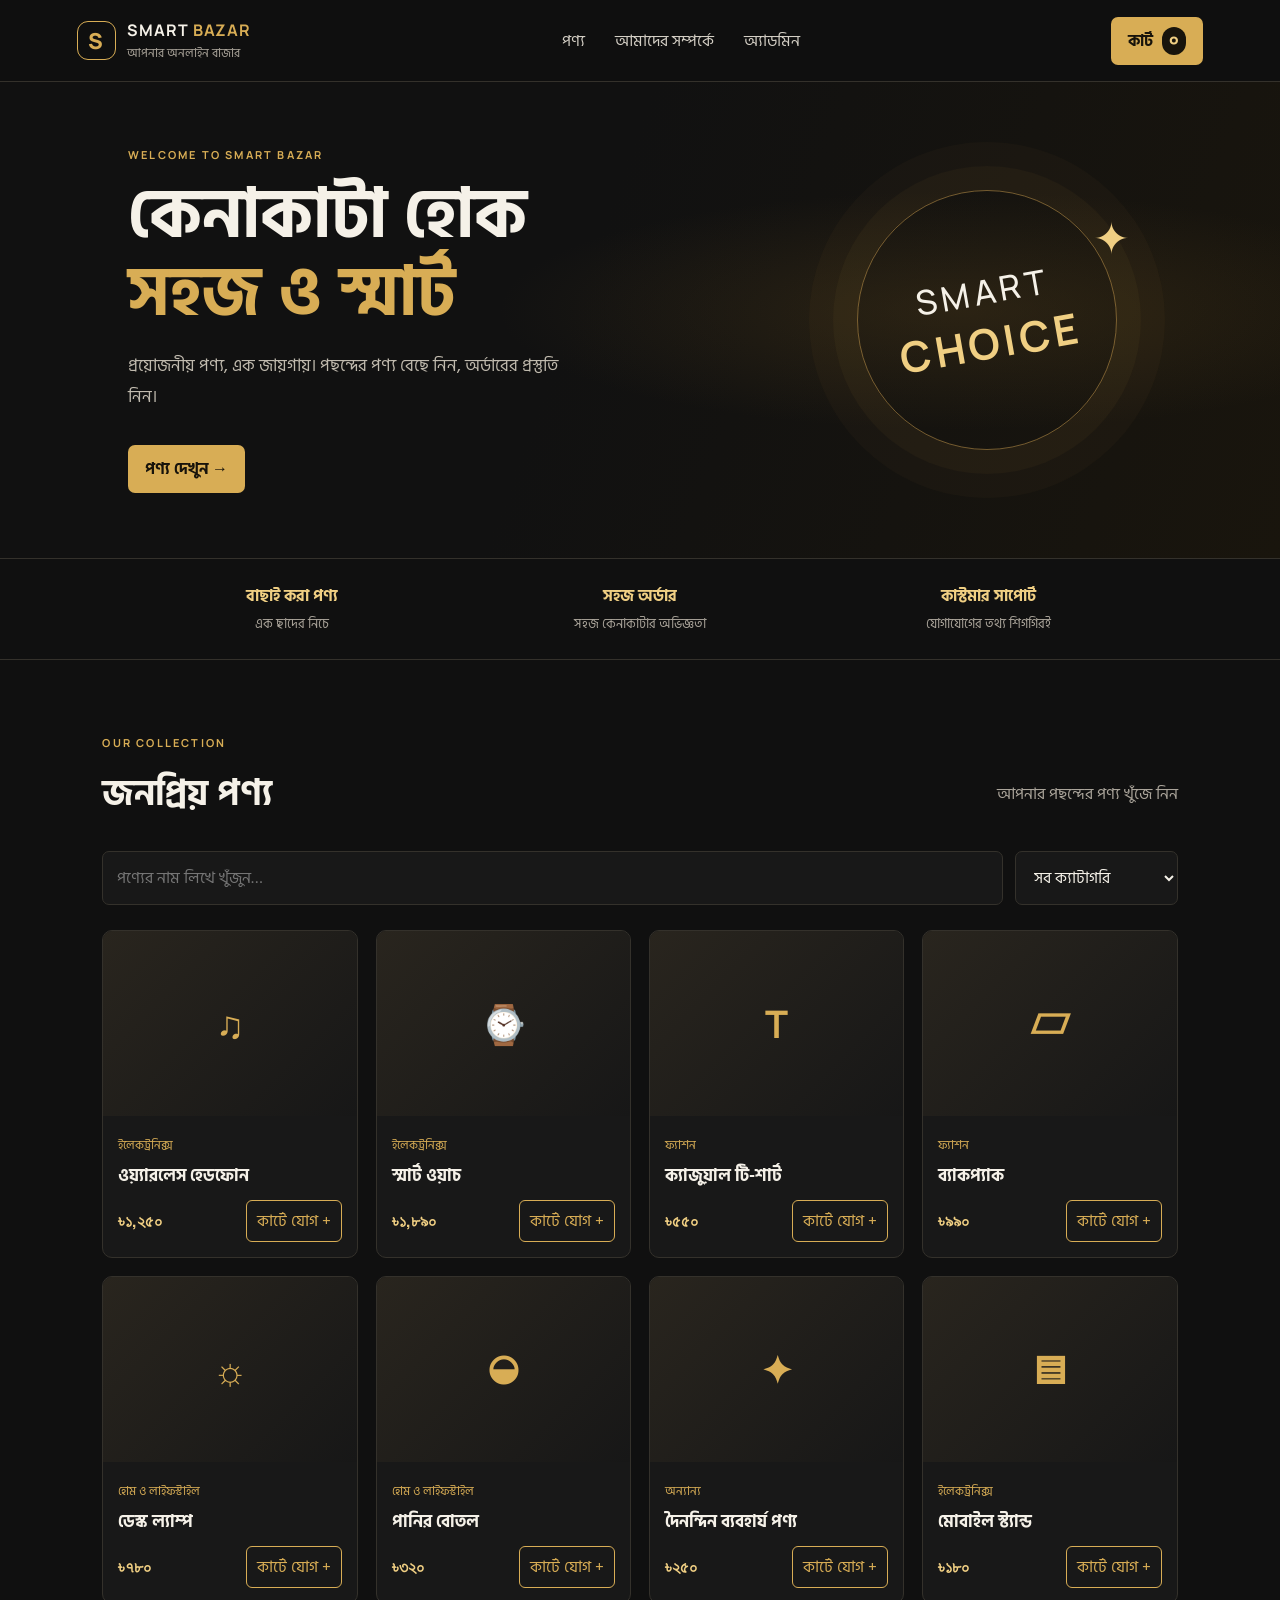
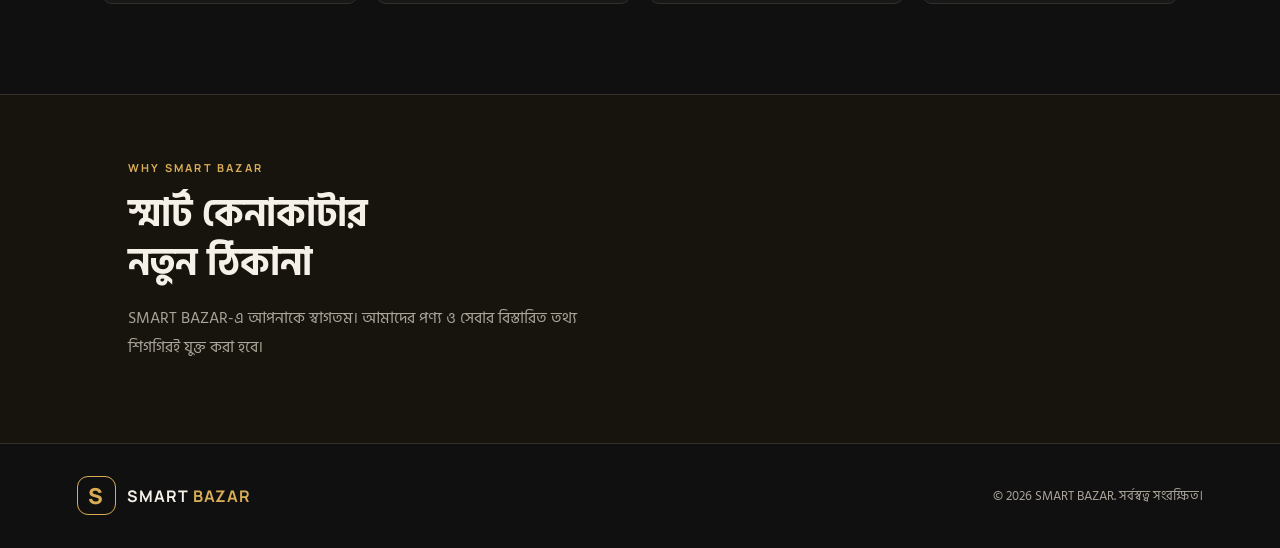
<file: index.html>
<!doctype html>
<html lang="bn"><head><meta charset="UTF-8"><meta name="viewport" content="width=device-width, initial-scale=1"><meta name="theme-color" content="#101010"><title>SMART BAZAR | অনলাইন শপ</title><link rel="stylesheet" href="/styles.css"></head><body>
<header class="topbar"><a class="brand" href="/"><span class="brand-mark">S</span><span>SMART <b>BAZAR</b><small>আপনার অনলাইন বাজার</small></span></a><nav><a href="#products">পণ্য</a><a href="#about">আমাদের সম্পর্কে</a><a href="/admin.html">অ্যাডমিন</a></nav><button class="cart-button" id="cart-open">কার্ট <span id="cart-count">0</span></button></header>
<main><section class="hero"><div class="hero-copy"><p class="eyebrow">WELCOME TO SMART BAZAR</p><h1>কেনাকাটা হোক<br><em>সহজ ও স্মার্ট</em></h1><p>প্রয়োজনীয় পণ্য, এক জায়গায়। পছন্দের পণ্য বেছে নিন, অর্ডারের প্রস্তুতি নিন।</p><a class="primary-link" href="#products">পণ্য দেখুন →</a></div><div class="hero-art"><div class="gold-ring"></div><div class="hero-tag">SMART<br><b>CHOICE</b></div><div class="hero-spark">✦</div></div></section>
<section class="trust-strip"><div><b>বাছাই করা পণ্য</b><span>এক ছাদের নিচে</span></div><div><b>সহজ অর্ডার</b><span>সহজ কেনাকাটার অভিজ্ঞতা</span></div><div><b>কাস্টমার সাপোর্ট</b><span>যোগাযোগের তথ্য শিগগিরই</span></div></section>
<section class="section" id="products"><div class="section-heading"><div><p class="eyebrow">OUR COLLECTION</p><h2>জনপ্রিয় পণ্য</h2></div><p>আপনার পছন্দের পণ্য খুঁজে নিন</p></div><div class="filters"><input id="search" type="search" placeholder="পণ্যের নাম লিখে খুঁজুন…" aria-label="পণ্য খুঁজুন"><select id="category" aria-label="ক্যাটাগরি"><option value="সব">সব ক্যাটাগরি</option><option>ইলেকট্রনিক্স</option><option>ফ্যাশন</option><option>হোম ও লাইফস্টাইল</option><option>অন্যান্য</option></select></div><div class="product-grid" id="product-grid"><div class="loading">পণ্য লোড হচ্ছে…</div></div></section><section class="about" id="about"><p class="eyebrow">WHY SMART BAZAR</p><h2>স্মার্ট কেনাকাটার<br>নতুন ঠিকানা</h2><p>SMART BAZAR-এ আপনাকে স্বাগতম। আমাদের পণ্য ও সেবার বিস্তারিত তথ্য শিগগিরই যুক্ত করা হবে।</p></section></main>
<footer><a class="brand" href="/"><span class="brand-mark">S</span><span>SMART <b>BAZAR</b></span></a><p>© <span id="year"></span> SMART BAZAR. সর্বস্বত্ব সংরক্ষিত।</p></footer><div class="drawer-backdrop" id="drawer-backdrop"></div><aside class="cart-drawer" id="cart-drawer" aria-label="শপিং কার্ট" aria-hidden="true"><div class="drawer-head"><h2>আপনার কার্ট</h2><button id="cart-close" class="icon-button" aria-label="বন্ধ করুন">×</button></div><div id="cart-items" class="cart-items"></div><div class="cart-bottom"><div class="total-line"><span>মোট</span><b id="cart-total">৳০</b></div><button id="checkout" class="primary-button" disabled>অর্ডার প্রক্রিয়া</button><p class="small-note">অনলাইন অর্ডার শিগগিরই চালু হবে।</p></div></aside><div class="notice" id="notice" role="status"></div><script src="/config.js"></script><script src="/app.js"></script></body></html>
</file>
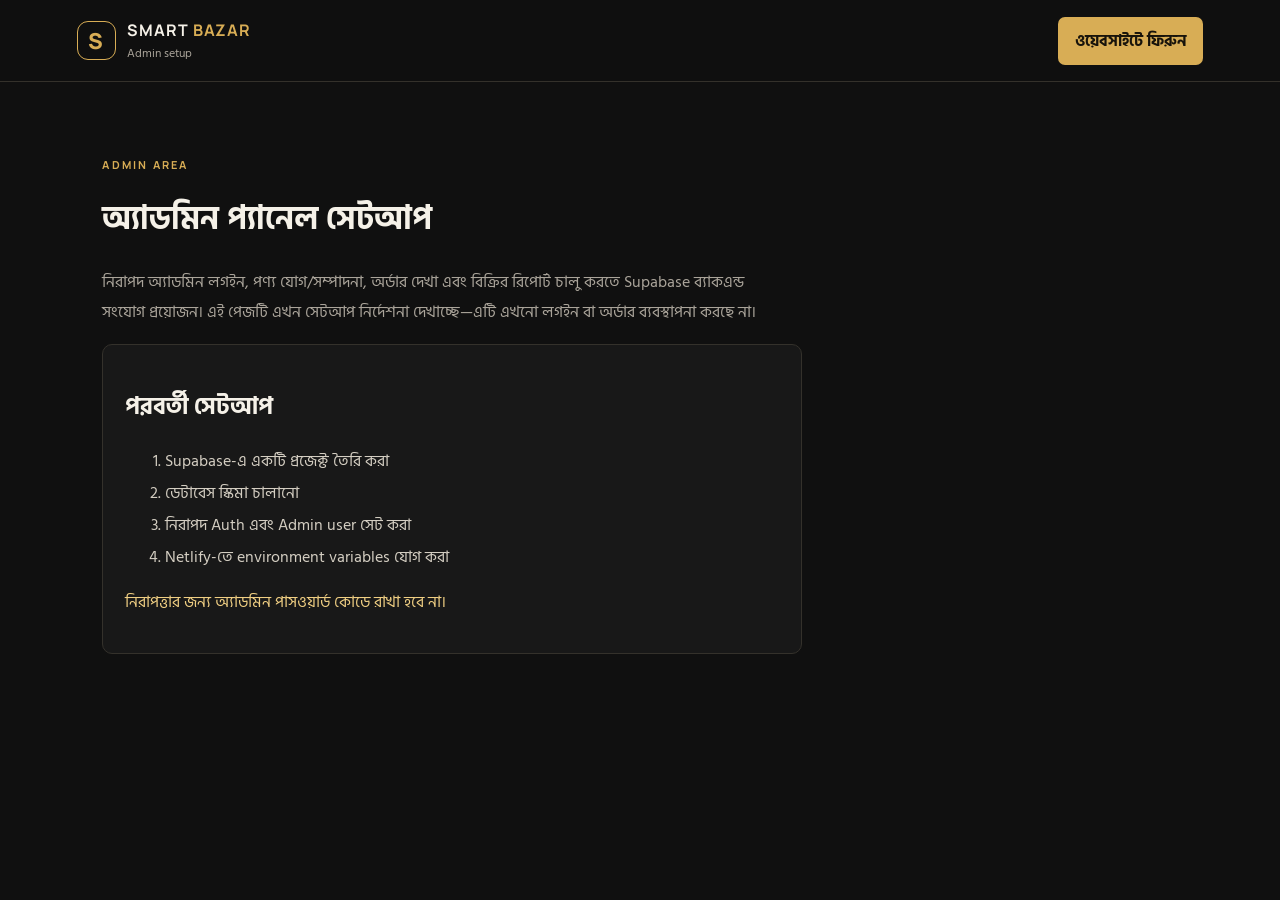
<file: admin.html>
<!doctype html><html lang="bn"><head><meta charset="utf-8"><meta name="viewport" content="width=device-width,initial-scale=1"><title>SMART BAZAR | Admin setup</title><link rel="stylesheet" href="/styles.css"></head><body><header class="topbar"><a class="brand" href="/"><span class="brand-mark">S</span><span>SMART <b>BAZAR</b><small>Admin setup</small></span></a><a class="cart-button" href="/">ওয়েবসাইটে ফিরুন</a></header><main class="section"><p class="eyebrow">ADMIN AREA</p><h1>অ্যাডমিন প্যানেল সেটআপ</h1><p style="color:var(--muted);max-width:680px;line-height:1.9">নিরাপদ অ্যাডমিন লগইন, পণ্য যোগ/সম্পাদনা, অর্ডার দেখা এবং বিক্রির রিপোর্ট চালু করতে Supabase ব্যাকএন্ড সংযোগ প্রয়োজন। এই পেজটি এখন সেটআপ নির্দেশনা দেখাচ্ছে—এটি এখনো লগইন বা অর্ডার ব্যবস্থাপনা করছে না।</p><div class="product-card" style="padding:22px;max-width:700px"><h2>পরবর্তী সেটআপ</h2><ol style="line-height:2;color:#d4cec2"><li>Supabase-এ একটি প্রজেক্ট তৈরি করা</li><li>ডেটাবেস স্কিমা চালানো</li><li>নিরাপদ Auth এবং Admin user সেট করা</li><li>Netlify-তে environment variables যোগ করা</li></ol><p style="color:var(--gold2)">নিরাপত্তার জন্য অ্যাডমিন পাসওয়ার্ড কোডে রাখা হবে না।</p></div></main></body></html>
</file>
<file: styles.css>
@import url('https://fonts.googleapis.com/css2?family=Hind+Siliguri:wght@400;500;600;700&family=Manrope:wght@400;500;600;700;800&display=swap');
:root{--bg:#101010;--panel:#181818;--gold:#d8ad55;--gold2:#f0cf83;--text:#f5f1e8;--muted:#aaa49a;--line:#34312b}*{box-sizing:border-box}html{scroll-behavior:smooth}body{margin:0;background:var(--bg);color:var(--text);font-family:'Hind Siliguri',sans-serif}a{color:inherit;text-decoration:none}.topbar{height:82px;padding:0 clamp(20px,6vw,88px);display:flex;align-items:center;justify-content:space-between;border-bottom:1px solid var(--line);position:sticky;top:0;background:#101010ed;z-index:5}.brand{display:flex;align-items:center;gap:11px;font:700 16px Manrope,sans-serif;letter-spacing:.06em}.brand b{color:var(--gold)}.brand small{display:block;color:var(--muted);font:12px 'Hind Siliguri';letter-spacing:0;margin-top:3px}.brand-mark{display:grid;place-items:center;width:39px;height:39px;border:1px solid var(--gold);color:var(--gold);font:800 22px Manrope;border-radius:11px}.topbar nav{display:flex;gap:30px;color:#d3cec4}.topbar nav a:hover{color:var(--gold)}button{font:inherit;cursor:pointer}.cart-button,.primary-button,.primary-link{background:var(--gold);color:#17130b;border:0;border-radius:7px;padding:11px 17px;font-weight:700}.cart-button span{background:#18140c;color:var(--gold2);padding:1px 7px;border-radius:20px;margin-left:5px}.hero{min-height:440px;padding:65px clamp(24px,10vw,150px);display:flex;align-items:center;justify-content:space-between;overflow:hidden;background:radial-gradient(ellipse at 75% 48%,#59431c55,transparent 34%),linear-gradient(110deg,#111 45%,#19150d)}.hero-copy{max-width:520px;position:relative;z-index:1}.eyebrow{font:700 11px Manrope,sans-serif;letter-spacing:.2em;color:var(--gold);margin:0 0 15px}.hero h1{font-size:clamp(42px,6vw,68px);line-height:1.15;margin:0 0 18px}.hero h1 em{font-style:normal;color:var(--gold)}.hero-copy>p:not(.eyebrow){color:#c0baae;max-width:430px;font-size:17px;line-height:1.8}.primary-link{display:inline-block;margin-top:15px}.hero-art{width:330px;height:300px;position:relative;display:grid;place-items:center}.gold-ring{width:260px;height:260px;border:1px solid #c99c4e88;border-radius:50%;box-shadow:0 0 0 24px #d5a74b0b,0 0 0 48px #d5a74b08}.hero-tag{position:absolute;font:500 34px Manrope;letter-spacing:.12em;text-align:center;transform:rotate(-10deg)}.hero-tag b{color:var(--gold2);font-size:42px}.hero-spark{position:absolute;color:var(--gold2);font-size:44px;right:22px;top:35px}.trust-strip{display:grid;grid-template-columns:repeat(3,1fr);padding:24px clamp(24px,10vw,150px);border-block:1px solid var(--line);gap:20px}.trust-strip div{display:flex;flex-direction:column;align-items:center;gap:4px}.trust-strip b{color:var(--gold2)}.trust-strip span{font-size:13px;color:var(--muted)}.section{padding:75px clamp(22px,8vw,115px) 90px}.section-heading{display:flex;align-items:end;justify-content:space-between;margin-bottom:28px}.section-heading h2,.about h2{font-size:36px;margin:0}.section-heading>p{color:var(--muted)}.filters{display:flex;gap:12px;margin-bottom:25px}.filters input,.filters select{background:var(--panel);border:1px solid var(--line);color:var(--text);border-radius:7px;padding:12px 14px;font:inherit}.filters input{flex:1;min-width:0}.product-grid{display:grid;grid-template-columns:repeat(4,minmax(0,1fr));gap:18px}.product-card{background:var(--panel);border:1px solid var(--line);border-radius:10px;overflow:hidden}.product-image{height:185px;background:linear-gradient(135deg,#29251e,#171717);display:grid;place-items:center;color:var(--gold);font:700 38px Manrope}.product-image img{width:100%;height:100%;object-fit:cover}.product-info{padding:15px}.product-category{color:var(--gold);font-size:12px}.product-info h3{margin:5px 0 10px;font-size:17px}.product-row{display:flex;align-items:center;justify-content:space-between;gap:8px}.price{font:800 17px Manrope;color:var(--gold2)}.add-button{border:1px solid var(--gold);color:var(--gold);background:transparent;border-radius:6px;padding:7px 10px}.add-button:hover{background:var(--gold);color:#111}.loading,.empty{grid-column:1/-1;padding:40px;text-align:center;color:var(--muted);background:var(--panel);border-radius:10px}.about{padding:65px clamp(22px,10vw,150px);background:#17140e;border-top:1px solid var(--line)}.about h2{font-size:38px;line-height:1.3}.about>p:last-child{color:var(--muted);max-width:500px;line-height:1.8}footer{padding:28px clamp(22px,6vw,88px);display:flex;justify-content:space-between;align-items:center;border-top:1px solid var(--line)}footer p{color:var(--muted);font-size:13px}.drawer-backdrop{position:fixed;inset:0;background:#0009;z-index:8;opacity:0;pointer-events:none;transition:.2s}.drawer-backdrop.open{opacity:1;pointer-events:auto}.cart-drawer{position:fixed;right:0;top:0;height:100dvh;width:min(420px,100%);background:#171717;border-left:1px solid var(--line);z-index:9;transform:translateX(105%);transition:.25s;display:flex;flex-direction:column;padding:22px}.cart-drawer.open{transform:translateX(0)}.drawer-head{display:flex;justify-content:space-between;align-items:center;border-bottom:1px solid var(--line)}.drawer-head h2{font-size:22px}.icon-button{background:none;border:0;color:var(--text);font-size:30px}.cart-items{flex:1;overflow:auto;padding:15px 0}.cart-item{display:flex;justify-content:space-between;gap:12px;padding:13px 0;border-bottom:1px solid var(--line)}.cart-item small{display:block;color:var(--muted)}.qty{display:flex;align-items:center;gap:9px}.qty button{background:#202020;border:1px solid var(--line);color:var(--gold);border-radius:5px;width:27px;height:27px}.cart-bottom{border-top:1px solid var(--line);padding-top:16px}.total-line{display:flex;justify-content:space-between;font-size:18px;margin-bottom:14px}.total-line b{color:var(--gold)}.primary-button{width:100%;padding:13px}.primary-button:disabled{opacity:.45;cursor:not-allowed}.small-note{color:var(--muted);font-size:12px;text-align:center}.notice{position:fixed;bottom:20px;left:50%;transform:translate(-50%,20px);background:#29251e;border:1px solid var(--gold);padding:10px 18px;border-radius:7px;opacity:0;pointer-events:none;transition:.2s;z-index:12}.notice.show{opacity:1;transform:translate(-50%,0)}@media(max-width:850px){.product-grid{grid-template-columns:repeat(2,minmax(0,1fr))}.hero-art{width:240px;transform:scale(.85)}.topbar nav{gap:14px}}@media(max-width:600px){.topbar{height:70px;padding:0 14px}.topbar nav{display:none}.brand{font-size:13px}.hero{padding:55px 24px;min-height:410px}.hero-art{position:absolute;right:-105px;opacity:.35}.hero-copy{max-width:100%}.trust-strip{padding:20px 12px;gap:8px}.trust-strip b{font-size:13px}.trust-strip span{font-size:11px;text-align:center}.section{padding:55px 16px}.section-heading{display:block}.section-heading h2{font-size:30px}.product-grid{gap:10px}.product-image{height:135px}.product-info{padding:11px}.product-info h3{font-size:15px}.price{font-size:14px}.add-button{font-size:12px;padding:6px}.filters{flex-direction:column}footer{display:block;text-align:center}footer .brand{justify-content:center}}
</file>
